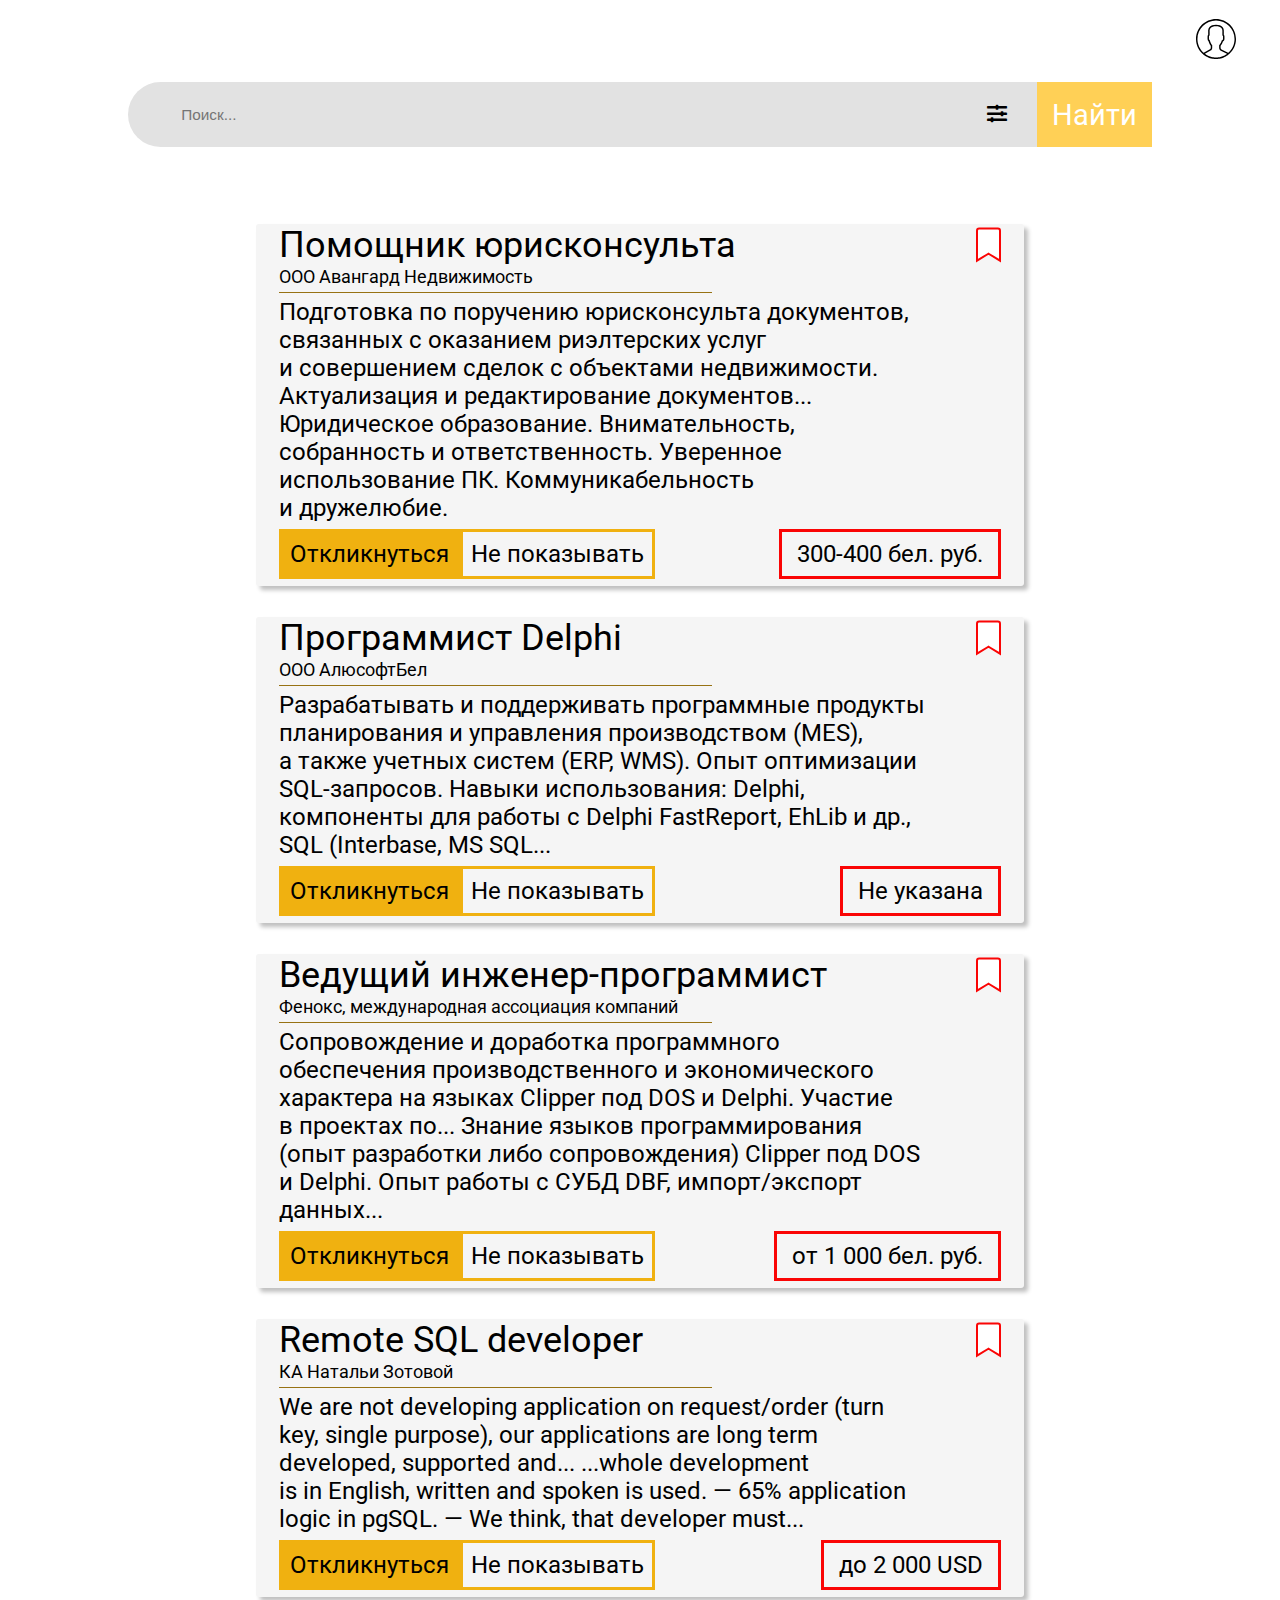
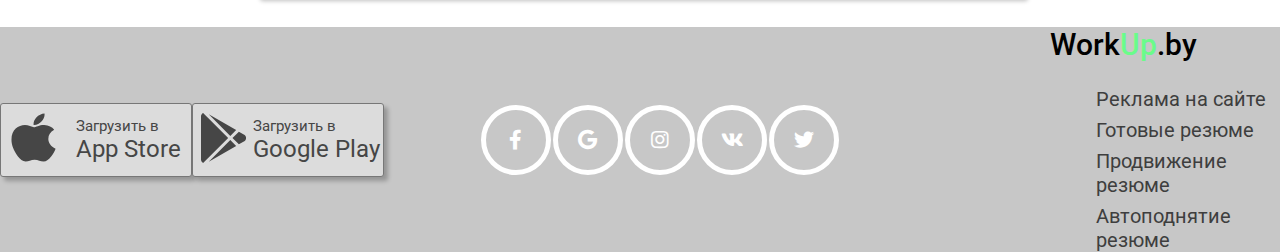
<file: Page_1/index.html>
<!DOCTYPE html>
<html lang="en">
<head>
    <meta charset="UTF-8">
    <meta name="viewport" content="width=device-width, initial-scale=1.0">
    <title>Document</title>
    <link rel="stylesheet" href="stylesheet.css">
    <link rel="stylesheet" href="fontawesome/css/all.css">

    <link rel="preconnect" href="https://fonts.gstatic.com">
<link href="https://fonts.googleapis.com/css2?family=Roboto&display=swap" rel="stylesheet">
</head>
<body>
    <div class="header__block">
        <div class="header__circle">
            <img class="header-img" src="img/userN.svg">
        </div>
    </div>
        <!-- searchPole --> 

    <div class="search">
        <div class="search__block">
            <div class="search__pole">
                <input type="text" class="search__input" placeholder="Поиск...">
                
                
                <div class="search__button">
                    <span class="search__icon"><i class="fas fa-sliders-h"></i></span>

                    <div class="search__position">
                        <p class="search__text">Найти</p>
                    </div>
                </div>
            </div>

        </div>
    </div>

    <!-- center -->

    <div class="center">
        <div class="center__block1">
            <div class="center__dop">

            </div>
        </div>
        <div class="center__block2">
                <div class="center__block-inform1">
                    <div class="center__block-inside">
                                <div class="center__block-head">
                                    <h1>Помощник юрисконсульта</h1>
                                    <img src="img/vip.svg">
                                </div>
                        <div class="center__company">
                                <p>ООО Авангард Недвижимость</p>
                        </div>
                        <div class="center__description">
                            <p>Подготовка по&nbsp;поручению юрисконсульта документов, связанных с&nbsp;оказанием риэлтерских услуг и&nbsp;совершением сделок с&nbsp;объектами недвижимости. Актуализация и&nbsp;редактирование документов...<br />
                                Юридическое образование. Внимательность, собранность и&nbsp;ответственность. Уверенное использование ПК. Коммуникабельность и&nbsp;дружелюбие.</p>    
                        </div>
                        <div class="center__buttons">
                            <div class="center__click">
                                <div class="center__otclick"><span>Откликнуться</span></div> 
                                <div class="center__hide"><span>Не показывать</span></div> 
                            </div>
                            <div class="center__button-price">
                                <div class="center__price"><span>300-400 бел. руб.</span></div>
                            </div>    
                        </div>
                    </div>
                </div>

                <div class="center__block-inform1">
                    <div class="center__block-inside">
                                <div class="center__block-head">
                                    <h1>Программист Delphi</h1>
                                    <img src="img/vip.svg">
                                </div>
                        <div class="center__company">
                                <p>ООО АлюсофтБел</p>
                        </div>
                        <div class="center__description">
                            <p>Разрабатывать и&nbsp;поддерживать программные продукты планирования и&nbsp;управления производством (MES), а&nbsp;также учетных систем (ERP, WMS).
                                Опыт оптимизации SQL-запросов. Навыки использования: Delphi, компоненты для работы с&nbsp;Delphi FastReport, EhLib и&nbsp;др., SQL (Interbase, MS&nbsp;SQL...</p>    
                        </div>
                        <div class="center__buttons">
                            <div class="center__click">
                                <div class="center__otclick"><span>Откликнуться</span></div> 
                                <div class="center__hide"><span>Не показывать</span></div> 
                            </div>
                            <div class="center__button-price">
                                <div class="center__price"><span>Не указана</span></div>
                            </div>    
                        </div>
                    </div>
                </div>

                <div class="center__block-inform1">
                    <div class="center__block-inside">
                                <div class="center__block-head">
                                    <h1>Ведущий инженер-программист</h1>
                                    <img src="img/vip.svg">
                                </div>
                        <div class="center__company">
                                <p>Фенокс, международная ассоциация компаний</p>
                        </div>
                        <div class="center__description">
                            <p>Сопровождение и&nbsp;доработка программного обеспечения производственного и&nbsp;экономического характера на&nbsp;языках Clipper под DOS и&nbsp;Delphi. Участие в&nbsp;проектах&nbsp;по...
                                Знание языков программирования (опыт разработки либо сопровождения) Clipper под DOS и&nbsp;Delphi. Опыт работы с&nbsp;СУБД DBF, импорт/экспорт данных...</p>    
                        </div>
                        <div class="center__buttons">
                            <div class="center__click">
                                <div class="center__otclick"><span>Откликнуться</span></div> 
                                <div class="center__hide"><span>Не показывать</span></div> 
                            </div>
                            <div class="center__button-price">
                                <div class="center__price"><span>от 1 000 бел. руб.</span></div>
                            </div>    
                        </div>
                    </div>
                </div>

                <div class="center__block-inform1">
                    <div class="center__block-inside">
                                <div class="center__block-head">
                                    <h1>Remote SQL developer</h1>
                                    <img src="img/vip.svg">
                                </div>
                        <div class="center__company">
                                <p>КА Натальи Зотовой</p>
                        </div>
                        <div class="center__description">
                            <p>We&nbsp;are not developing application on&nbsp;request/order (turn key, single purpose), our applications are long term developed, supported and...
                                ...whole development is&nbsp;in&nbsp;English, written and spoken is&nbsp;used. &mdash;&nbsp;65% application logic in&nbsp;pgSQL. &mdash;&nbsp;We&nbsp;think, that developer must...</p>    
                        </div>
                        <div class="center__buttons">
                            <div class="center__click">
                                <div class="center__otclick"><span>Откликнуться</span></div> 
                                <div class="center__hide"><span>Не показывать</span></div> 
                            </div>
                            <div class="center__button-price">
                                <div class="center__price"><span>до 2 000 USD</span></div>
                            </div>    
                        </div>
                    </div>
                </div>

        </div>
    </div>
<!-- footer -->
    <div class="panel">
        <div class="panel__block-apps">
            <div class="panel__store">
                <div>
                    <img class="panel-imgapple" src="img/apple.svg">
                </div>
                <div>
                    <span class="panel-download">
                        Загрузить в
                    </span><br />
                    <span class="panel-store">
                        App Store
                    </span>
                </div>
            </div>
            <div class="panel__store">
                <div>
                    <img class="panel-imgapple" src="img/google.svg">
                </div>
                <div>
                    <span class="panel-download">
                        Загрузить в
                    </span><br />
                    <span class="panel-store">
                        Google Play
                    </span>
                </div>
            </div>
        </div>
        <div class="panel__social">
            <ul class="social">
                <li class="socilal__item facebook-f">
                    <i class="fab fa-facebook-f"></i>
                </li>

                <li class="socilal__item google">
                    <i class="fab fa-google"></i>
                </li>

                <li class="socilal__item instagram">
                    <i class="fab fa-instagram"></i>
                </li>

                <li class="socilal__item vk">
                    <i class="fab fa-vk"></i>
                </li>

                <li class="socilal__item twitter">
                    <i class="fab fa-twitter"></i>
                </li>

            </ul>
        </div>
        <div class="panel__services1">
            
        </div>
        <div class="panel__services">
            <span class="panel-head">
                Work<span class="panel-color">Up</span>.by
            </span><br />
            <p class="panel-advertising">
                Реклама на сайте
            </p>
            <p class="panel-advertising">
                Готовые резюме
            </p>
            <p class="panel-advertising">
                Продвижение резюме
            </p>
            <p class="panel-advertising">
                Автоподнятие резюме
            </p>
        </div>
    </div>
</body>
</html>
</file>
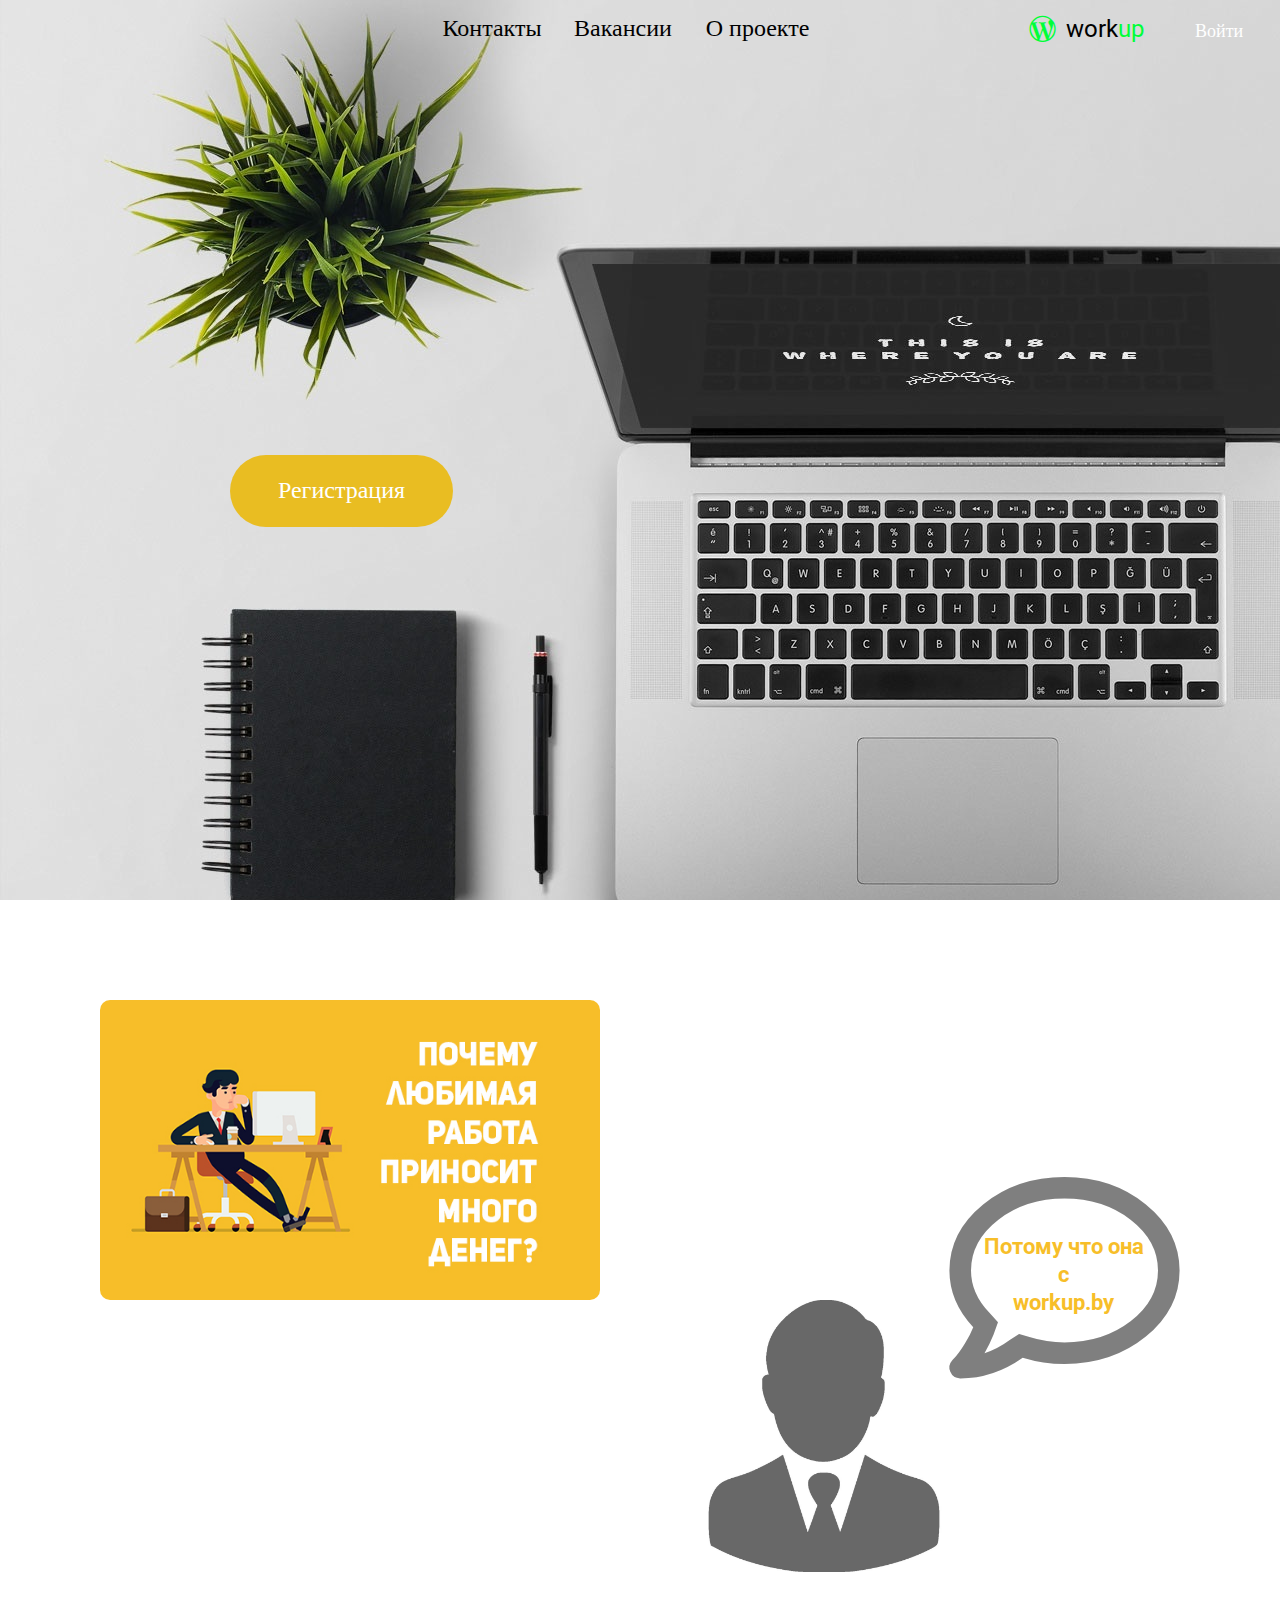
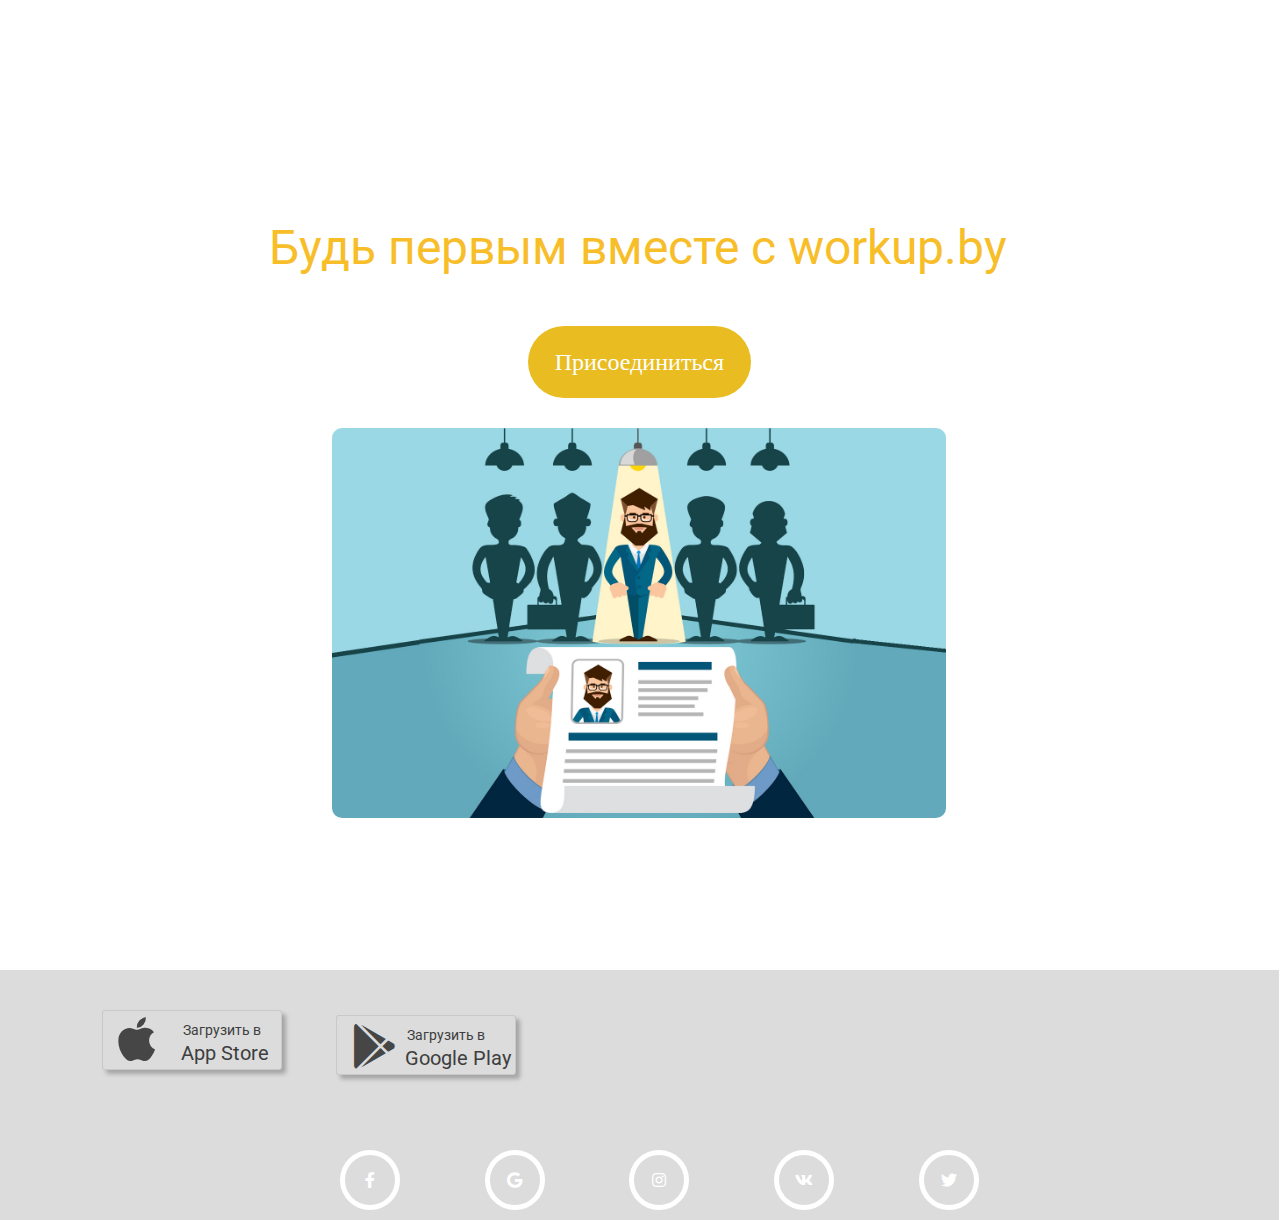
<file: diplom.html>
<!DOCTYPE html>
<html lang="en">
<head>
    <meta charset="UTF-8">
    <meta name="viewport" content="width=device-width, initial-scale=1">
    <title>WorkUp</title>
    <link rel="stylesheet" href="diplom.css">
    <link rel="stylesheet" href="fontawesome/css/all.css">

    <link rel="preconnect" href="https://fonts.gstatic.com">
<link href="https://fonts.googleapis.com/css2?family=Roboto&display=swap" rel="stylesheet">

</head>
<body>  
    
    <header class="body">
        <div  class="main open1"></div>
        <span class="arrow arrow-hidden"><i class="fas fa-arrow-circle-up"></i></span>
    <div>
            <p class="login">Войти</p>
            <p class="logo">work<span class="up">up</span></p>
            <span class="wordpress"><i class="fab fa-wordpress-simple"></i></span>
    </div>
        <div class="box1"> 
                <p class="kontakti">Контакты</p>
                <p class="vakansii">Вакансии</p>
                <p class="Oproekte">О проекте</p>
        </div> 
<div class="poleregistra"><p class="registr">Регистрация</p></div>
<div class="vhod text-hidden">
<p class="tvhod">Вход</p>
<span class="exist"><i class="far fa-times-circle"></i></span>
<span class="ic1"><i class="fas fa-user-tie"></i></span>
<form>
    <input type="text" name="username" placeholder="Введите логин" class="username">
    <input type="password" name="password" placeholder="Введите пароль" class="password">
    <input class="sub" type="submit" name="submit" value="ВОЙТИ">
    <input type="checkbox" class="checkbox1">
</form>
    <p class="checltext">Запомнить</p>
    <p class="dopol">Войти с помощью:</p>
    <ul class="social1" >
        <li class="soc facebook-f">
            <span class="fb"> <i class="fab fa-facebook-f"></i></span>
        </li>

        <li class="soc google">
            <i class="fab fa-google"></i>
        </li>

        <li class="soc instagram">
            <i class="fab fa-instagram"></i>
        </li>

        <li class="soc vk">
            <i class="fab fa-vk"></i>
        </li>

        <li class="soc twitter">
            <i class="fab fa-twitter"></i>
        </li>

    </ul>
<a href="" class="pole">Восстановить пароль</a>
<a href="" class="pole1">Регистрация</a>
</div>
<div class="vhod1 text-hidden1">
    <p class="tvhod">Регистарция</p>
    <span class="exist1"><i class="far fa-times-circle"></i></span>
    <p class="imya1">Имя:</p>
    <input type="text" name="username" placeholder="" class="imya">
    <p class="familia1">Фамилия:</p>
    <input type="text" name="username" placeholder=" " class="familia">
    <p class="password1-0">Пароль:</p>
    <input type="password" name="password" placeholder="" class="password1">
    <p class="password2-1">Подтвердите пароль:</p>
    <input type="password" name="password" placeholder="" class="password2">
    <input class="sub1" type="submit" name="submit" value="Зарегистрироваться">
    <p class="dopol1">Войти с помощью:</p>
        <ul class="social2" >
            <li class="soc facebook-f">
                <span class="fb"> <i class="fab fa-facebook-f"></i></span>
            </li>

            <li class="soc google">
                <i class="fab fa-google"></i>
            </li>

            <li class="soc instagram">
                <i class="fab fa-instagram"></i>
            </li>

            <li class="soc vk">
                <i class="fab fa-vk"></i>
            </li>

            <li class="soc twitter">
                <i class="fab fa-twitter"></i>
            </li>

        </ul>
</div>
</div>
    </header>
    
    <div class="med">
        <div class="con">
            <img src="img1/im1.jpg" class="im1" width="100%" height="100%" alt="любимая работа" title="любимая работа">
                <div class="com1">
                    <img src="img1/im2.jpg" class="im2" width="100%" height="100%" alt="workup.by" title="workup.by">
                    <span class="im3"><i class="far fa-comment"><p class="im4">Потому что она <br>с<br>
                    workup.by</p></i></span>
                </div>
        </div>
            <div class="connect">
                <p class="im5">Будь первым вместе с workup.by</p>
                <div class="knop"><p class="im6">Присоединиться</p></div>
                    <div class="photo">
                        <img src="img1/sobes.jpg" class="im7">
                    </div>
            </div>


    <footer class="footer">
            <div class="mainfotter"> 
                <ul class="social">
                    <li class="socilal__item facebook-f">
                        <i class="fab fa-facebook-f"></i>
                    </li>
    
                    <li class="socilal__item google">
                        <i class="fab fa-google"></i>
                    </li>
    
                    <li class="socilal__item instagram">
                        <i class="fab fa-instagram"></i>
                    </li>
    
                    <li class="socilal__item vk">
                        <i class="fab fa-vk"></i>
                    </li>
    
                    <li class="socilal__item twitter">
                        <i class="fab fa-twitter"></i>
                    </li>
    
                </ul>
            </div>
                <div class="soft">
                    <div class="appstore">
                        <p class="zagruz">Загрузить в</p>
                        <p class="app">App Store</p>
                        <span class="apple"><i class="fab fa-apple"></i></span>
                    </div>
                            <div class="googlestore">
                                <p class="zagruz1">Загрузить в</p>
                                <p class="app1">Google Play</p>
                                <span class="playstore"><i class="fab fa-google-play"></i></span>
                            </div>
                </div>
                        <!-- <div>
                            <p class="text"><span class="g2020">© 2020</span>  Work<span class="up">Up</span></p>
                            <p class="wp">Work<span class="up">Up</span>.by</p>
                            <p class="fottext">Реклама на сайте<br>
                                Готовые резюме<br>
                                Продвижение резюме<br>
                                Автоподнятие резюме<br>
                            </p>
                        </div> -->
        
    </footer>
    

<script src="diplom.js">

</script>
</body>
</html>
</file>
<file: Page_1/stylesheet.css>
*{
    margin: 0;
}
.header__block {
    padding: 1.5%;
    display: flex;
    justify-content: flex-end;
    align-items: center;
}
.header__circle {
margin-right: 2%;
}
.header-img {
    width: 40px;
}
.search {
    padding-bottom: 6%;
    display: flex;
    justify-content: center;
}
.search__block {
width: 100%;
display: flex;
justify-content: center;
}
.search__pole {
width: 80%; 
background: #e2e2e2;
display: flex;
justify-content: center;
align-items: center;
border-radius: 50px 0 0 50px;
} 
.search__input {
    border: none;
    outline: none;
    background: none;
    font-size: calc(10px + 8 * (100vw / 1920));
    width: 72%;
    margin-left: 5%;
}
.search__icon {
    font-size: calc(10px + 15 * (100vw / 1920));
    cursor: pointer;
    margin-right: 30px;
}

.search__button {
    width: 30%;
    display: flex;
    justify-content: flex-end;
    align-items: center;
}
.search__position {
    height: 65px;
    padding: 0 15px 0 15px;
    background: #FFD056;
    cursor: pointer;
    display: flex;
    justify-content: center;
    align-items: center;
}
.search__text {
color: white;
font-size: calc(14px + 22 * (100vw / 1920));
font-family: Roboto;
}

/* -----center----- */

.center {
    width: 100%;
    display: flex;
}
.center__block1 {
    width: 20%;
    height: 100%;
}
.center__dop {
    
}
.center__block2 {
    width: 80%;
    height: 100%;
}
/* -----vacancy----- */
.center__block-inform1 {
    width: 75%;
    background: #F5F5F5;
    box-shadow: 4px 4px 4px rgba(0, 0, 0, 0.25);
    border-radius: 3px;
    display: flex;
    justify-content: center;
    margin-bottom: 3%;
}
.center__block-inside {
    width: 94%;
    height: 100%;
}
.center__block-head {
    display: flex;
    justify-content: space-between;
}
h1 {
    font-family: Roboto, sans-serif;
    font-size: 36px;
    font-weight: normal;
    color: #000000;
    margin-bottom: 0px;
}
.center__company p {
    margin: 0px;
    padding-bottom: 5px;
    border-bottom: 1px solid #977213;
    width: 60%;
    font-family: Roboto, sans-serif;
    font-size: 18px;
}
.center__description p {
    margin: 0px;
    padding-top: 5px;
    width: 90%;
    font-family: Roboto, sans-serif;
    font-size: 24px;
}
.center__buttons {
    padding-top: 2.5%;
    display: flex;
    padding-bottom: 2.5%;
}
.center__click {
    width: 36%;
    display: flex;
    justify-content: space-between;
}
.center__otclick {
    font-family: Roboto, sans-serif;
    font-size: 24px;
}
.center__otclick span {
    background: #F0B110;
    padding: 11px;
}
.center__hide {
    font-family: Roboto, sans-serif;
    font-size: 24px;
}
.center__hide span {
    border: 3px solid #F0B110;
    padding: 8px;
    white-space: nowrap;
}
.center__button-price {
    width: 64%;
    display: flex;
    justify-content: flex-end;
}
.center__price {
    font-family: Roboto, sans-serif;
    font-size: 24px;
}
.center__price span {
    border: 3px solid #FA0505;
    padding: 8px 15px 8px 15px;
}
/* footer */
.panel {
    width: 100%;
    background: rgb(199, 199, 199);
    display: flex;
    align-items: center;
}
.panel__block-apps {
    width: 30%;
    display: flex;
    justify-content: space-around;
    align-items: center;
}
.panel__store {
    width: 213px;
    height: 72px;
    background: #DCDCDC;
    border: 1px solid #777777;
    box-shadow: 4px 4px 4px rgba(0, 0, 0, 0.25);
    border-radius: 3px;
    display: flex;
    justify-content: space-around;
    align-items: center;
}
.panel-download {
    font-family: Roboto, sans-serif;
    font-size: 15px;
    color: #464646;
}
.panel-store {
    font-family: Roboto, sans-serif;
    font-size: 24px;
    color: #464646;
}
.panel__social {
    width: 40%;
    display: flex;
    justify-content: space-around;
    align-items: center;
}
.social {
    width: 70%;
    display: flex;
    justify-content: space-between;
    list-style: none;
    color: white;
    cursor: pointer;
    }
    .socilal__item {
    width: 60px;
    height: 60px;
    border: solid 5px white;
    border-radius: 50%;
    display:flex;
    justify-content: center;
    align-items: center;
    box-shadow: 0px 0px 0px black;
    transition: 0.5s;
    }
    .fab {
        font-size: 20px;
    }
    
    .facebook-f:hover {
        transition: 0.5s;
        color: rgb(36, 68, 250);
        border: solid 5px rgb(36, 68, 250);
        box-shadow: 0px 0px 20px rgb(36, 68, 250);
    }
    
    .google:hover {
        transition: 0.5s;
        color: rgb(89, 158, 92);
        border: solid 5px rgb(89, 158, 92);
        box-shadow: 0px 0px 20px rgb(89, 158, 92);  
    }
    
    .instagram:hover {
        transition: 0.5s;
        color: rgb(219, 99, 203);
        border: solid 5px  rgb(219, 99, 203);
        box-shadow: 0px 0px 20px rgb(219, 99, 203);
    }
    
    
    .vk:hover {
        transition: 0.5s;
        color: rgb(48, 138, 241);
        border: solid 5px rgb(48, 138, 241);
        box-shadow: 0px 0px 20px rgb(48, 138, 241);
    }
    
    .twitter:hover {
        transition: 0.5s;
        color: rgb(64, 218, 238);
        border: solid 5px  rgb(64, 218, 238);
        box-shadow: 0px 0px 20px rgb(64, 218, 238);
    }
    .panel__services1 {
        width: 12%;
    }
.panel__services {
    width: 18%;
    display: flex;
    flex-direction: column;
    justify-content: center;
    align-items: flex-start;
}
.panel__services p {
    margin: 0;
}
.panel-head {
    font-family: Roboto, sans-serif;
    font-weight: 500;
    font-size: 30px;
    color: #000000;
}
.panel-color {
    color: #6AFC8A;
}
.panel-advertising {
    font-family: Roboto;
    font-size: 20px;
    color: #3E3E3E;
    padding-top: 3%;
    padding-left: 20%;
    cursor: pointer;
}
.panel-imgapple {
    /* width: 50px; */
}
</file>
<file: diplom.css>
*{
margin:0;
}

.body {
    background-image: url("img1/main.jpg");
    /* background-size: cover; */
    /* background-repeat: no-repeat; */
    width: 100%;
    height: 100vh;
}
.main {
    background-color: rgb(0,0,0, 0.7);
    height: 298%;
    width: 100%;
    position: absolute;
}
.open1 {
    visibility: hidden;
}
.backgroundoverlay {
    background: rgba(235, 4, 4, 0.7);
}

.box1 {
    /* max-width: 1920px; */
    display: flex;
    margin: 0 auto;
width: 600px;
height: 55px;
/* border: 1px solid black; */
}
.vhod1 {
width: 450px;
height: 550px;
    background: rgba(255, 255, 255, 0.85);
    border-radius: 15px;
    
    position: absolute;
    left:calc(50% - 225px);
    top:calc(50% - 275px);
}
.text-hidden1 {
    visibility: hidden;
    opacity: 1;
}
.exist1 {
    position: absolute;
    top: 20px;
    right: 20px;
width: 29px;
height: 29px;
font-size: 29px;
color: #686868;
cursor: pointer;
}
.imya {
    position: absolute;
    top: 108px;
    right:34px;
    width: 200px;
    height: 21px;
    font-family: Roboto;
    font-style: normal;
    font-weight: bold;
    font-size: 18px;
    line-height: 21px;
    text-align: center;
    color: #000000;
}
.imya1 {
    position: absolute; 
    top: 113px;
    left: 49px;
    font-family: Roboto;
    font-weight:600;
    font-size: 14px;
}
.familia {
    position: absolute;
    top:168px;
    right:34px;
    width: 200px;
    height: 21px;
    font-family: Roboto;
    font-style: normal;
    font-weight: bold;
    font-size: 18px;
    line-height: 21px;
    text-align: center;
    color: #000000; 
}
.familia1 {
    position: absolute; 
    top:173px;
    left: 49px; 
    font-family: Roboto;
    font-weight:600;
    font-size: 14px;
}
.password1 {
    position: absolute;
    top:228px;
    right:34px;
    width: 200px;
    height: 21px;
    font-family: Roboto;
    font-style: normal;
    font-weight: bold;
    font-size: 18px;
    line-height: 21px;
    text-align: center;
    color: #000000; 
}
.password1-0 {
    position: absolute;
    top:233px;
    left:49px;
    font-family: Roboto;
    font-weight:600;
    font-size: 14px;
}
.password2 {
    position: absolute;
    top:288px;
    right:34px;
    width: 200px;
    height: 21px;
    font-family: Roboto;
    font-style: normal;
    font-weight: bold;
    font-size: 18px;
    line-height: 21px;
    text-align: center;
    color: #000000; 
}
.password2-1 {
    position: absolute;
    top:293px;
    left:49px; 
    font-family: Roboto;
    font-weight:600;
    font-size: 14px;
}
.sub1 {
    position: absolute;
    top: 370px;
    right: calc(50% - 102.5px);
width: 205px;
height: 45px;
background: #F0B110;
border-radius: 3px;
border: none;
color: white;
cursor: pointer;
font-family: Roboto;
font-size: 18px;
line-height: 21px;
text-align: center;
}
.sub1:hover {
    transition: 0.3s;
    box-shadow: 0px 0px 15px #616161;
} 
.dopol1 {
    position: relative;
    top: 445px;
    left:calc(50% - 80px);
width: 160px;
height: 21px;
font-family: Roboto;
font-style: normal;
font-weight: bold;
font-size: 14px;
line-height: 21px;
text-align: center;
color: #757575;
}
.social2 {
    list-style: none;
    color: rgb(133, 133, 133);
    display: flex;
    justify-content: space-between;
    margin-right: 7%;
    margin-top: 97%;
    cursor: pointer;
    padding-top: 5%;   
}

.vhod {
width: 450px;
height: 550px;
background: rgba(255, 255, 255, 0.85);
border-radius: 15px;
margin: 0 auto;
position: absolute;
    left:calc(50% - 225px);
    top:calc(50% - 275px);
}
.text-hidden {
    visibility: hidden;
}

.tvhod {
    position: absolute;
    left: 41px;
    top: 22px;
width: 55px;
height: 28px;
font-family: Roboto;
font-style: normal;
font-weight: bold;
font-size: 18px;
line-height: 28px;
text-align: center;
color: #686868;
}

.exist {
    position: absolute;
    top: 20px;
    right: 20px;
width: 29px;
height: 29px;
font-size: 29px;
color: #686868;
cursor: pointer;
}
.ic1 {
    position: absolute;
    top: 76px;
    left:calc(50% - 65.5px);
   font-size: 150px;
    color: #686868;
}
.username {
    position: absolute;
    top:280px ;
    left: 26px;
    width: 170px;
    height: 35px;
background: #D0D0D0;
border-radius: 10px;
border: none;
box-shadow: 2px 2px 0px rgb(139, 139, 139);
padding-left:15px;
font-size: 14px;
color: rgba(104, 104, 104, 0.75);

}
.password {
    position: absolute;
    top:280px ;
    right: 26px;
    width: 170px;
    height: 35px;
background: #D0D0D0;
border-radius: 10px;
border: none;
box-shadow: 2px 2px 0px rgb(139, 139, 139);
padding-left:15px;
font-size: 14px;
color: rgba(104, 104, 104, 0.75);
}
.sub {
    position: absolute;
    top: 370px;
    right:calc(50% - 65.5px);
width: 131px;
height: 45px;
background: #F0B110;
border-radius: 3px;
border: none;
color: white;
font-weight:bold;
cursor: pointer;
/* transition: 0.3s; */
}
.sub:hover {
    transition: 0.3s;
    box-shadow: 0px 0px 15px #616161;
}
.social1 {
    list-style: none;
    color: rgb(133, 133, 133);
    display: flex;
    justify-content: space-between;
    margin-right: 7%;
    margin-top: 93%;
    cursor: pointer;
    padding-top: 5%;  
}

.soc {
width: 50px;
height: 50px;
border: solid 5px rgb(202, 202, 202);
border-radius: 50%;
display:flex;
justify-content: center;
align-items: center;
box-shadow: 0px 0px 0px black;
/* transition: 0.1s; */
}

.dopol {
    position: relative;
    top: 430px;
    left:calc(50% - 80px);
width: 160px;
height: 21px;
font-family: Roboto;
font-style: normal;
font-weight: bold;
font-size: 14px;
line-height: 21px;
text-align: center;
color: #757575;
}
.pole {
color:#686868;
position: absolute;
top: 523px;
left: 5px;
width: 309px;
height: 21px;

font-family: Roboto;
font-style: normal;
font-weight: bold;
font-size: 15px;
line-height: 21px;
text-align: center;
text-decoration-line: underline;
color: #686868;
}
.pole:hover {
    text-shadow: 0px 0px 1px rgba(0, 0, 0, 0.452);
}
.pole1 {
    color:#686868;
    position: absolute;
    top: 523px;
    right: 5px;
    width: 309px;
    height: 21px;
    
    font-family: Roboto;
    font-style: normal;
    font-weight: bold;
    font-size: 15px;
    line-height: 21px;
    text-align: center;
    text-decoration-line: underline;
    color: #686868;
}
.pole1:hover {
    text-shadow: 0px 0px 1px rgba(0, 0, 0, 0.452);
}
.checkbox1 {
    position: absolute;
    top: 330px;
    left: 33px;
    width: 17px;
    height: 17px;
    background: #C4C4C4;
}
.checltext {
    position: absolute;
    top: 330px;
    left: 51px;
width: 95px;
height: 17px;
font-family: Roboto;
font-style: normal;
font-weight: bold;
font-size: 14px;
line-height: 21px;
text-align: center;
color: #686868;

}
.mainimg {
    
    
}
.login {
display: block;
float: right;
margin-right: 30px;
margin-top: 15px;
width: 55px;
height: 22px;


font-family: Moul;
font-style: normal;
font-weight: normal;
font-size: 18px;
line-height: 33px;
color: #FFFFFF;
transition: 0.5s;
cursor: pointer;
}
.login:hover {
    transition: 0.5s;
    text-shadow: 0px 0px 5px white;
    
}
.logo {
    display: block;
    float: right;
    margin-right: 50px;
    margin-top: 15px;
    width: 79px;
    height: 22px;
    font-family: Roboto;
    font-style: normal;
    font-weight: normal;
    font-size: 24px;
    line-height: 28px;
    color: #000000;
    mix-blend-mode: normal;
}
.up {  
    color: #00FF38;  
}

.wordpress {
    font-size: 27px;
    display: block;
    float: right;
    margin-right: 10px;
    margin-top: 15px;
    color: #00FF38; 
}
.kontakti {
    display: block;
    margin-top: 6px;
    margin-right: 5%;
    margin-left: 38%;
float: right;
width: 113px;
height: 44px;


font-family: Moul;
font-style: normal;
font-weight: normal;
font-size: 24px;
line-height: 44px;
color: #000000;
transition: 0.3s;
cursor: pointer;
}
.kontakti:hover {
    transition: 0.3s;
    color:rgb(255, 223, 116) ;
}
.vakansii {
    display: block;
    float: right;
    margin-top: 6px;
    margin-right: 5%;
width: 113px;
height: 44px;

font-family: Moul;
font-style: normal;
font-weight: normal;
font-size: 24px;
line-height: 44px;
color: #000000;
transition: 0.3s;
cursor: pointer;
}
.vakansii:hover {
    transition: 0.3s;
    color:rgb(255, 223, 116) ;
}
.Oproekte {
    display: block;
    float: right;
    margin-top: 6px;
    /* margin-right: 5%; */
width: 121px;
height: 44px;
font-family: Moul;
font-style: normal;
font-weight: normal;
font-size: 24px;
line-height: 44px;
transition: 0.3s;
color: #000000;
cursor: pointer;
}
.Oproekte:hover {
    transition: 0.3s;
    color:rgb(255, 223, 116) ; 
}
.poleregistra {
/* margin-top: 19%;
margin-left: 12%; */
margin-top: 400px;
margin-left: 230px;
max-width: 223px;
max-height: 72px;
width: 100%;
height: 100%;
border-radius: 50%;
cursor: pointer;
background: #E9BD22;
border-radius: 36px;
transition: 0.3s;
outline: none;
}
.poleregistra:hover {
    transition: 0.3s;
box-shadow: 0px 0px 15px #616161;
}
.registr {
text-align: center;
font-family: Moul;
font-style: normal;
font-weight: normal;
font-size: 24px;
line-height: 70px;
color: #FFFFFF;
}
/* body */
.med {
    width:99.9%;
    height:1800px;   
}
.im1 {
max-width: 500px;
max-height: 300px;
border-radius: 10px;
float: left;
margin-left:100px;
margin-top: 100px;
}
.im2 { 
max-width: 250px;
max-height: 300px;
margin-top: 400px;
margin-right: 0px;
}
.im3 {
font-size: 230px;
color: #7F7F7F;
float: right;
margin-top: 200px;
margin-right: 100px;
}

.im4 {
    margin-top: -160px;
font-family: Roboto;
font-style: normal;
font-weight: bold;
font-size: 22px;
line-height: 28px;
text-align: center;
color: #F7BE29;
}
.connect {
    width: 100%;
    height: 750px;   
}
.con {
    height: 800px;
    width: 100%;
}
.com1 {
    display: flex;
    justify-content: flex-end;
}
.im5 {
    margin: 0 auto;
    margin-top: 120px;
width: 740px;
height: 56px;
font-family: Roboto;
font-style: normal;
font-weight: normal;
font-size: 48px;
line-height: 56px;

color: #F7BE29;

}
.knop {
    display: flex;
    justify-content: center;
    align-items: center;
   margin: 0 auto; 
   margin-top:50px ;
width: 223px;
height: 72px;
background: #E9BD22;
border-radius: 36px;
transition: 0.3s;
cursor: pointer;
}
.knop:hover {
    transition: 0.3s;
    box-shadow: 0px 0px 15px #616161;
}
.im6 {
text-align: center;
font-family: Moul;
font-style: normal;
font-weight: normal;
font-size: 24px;
line-height: 44px;
color: #FFFFFF;

}
.im7 {
    
width: 614px;
height: 390px;
mix-blend-mode: normal;
border-radius: 10px;
margin: 0 auto;
}
.photo {
    text-align: center;
    margin-top:30px ;
}
.footer {
width: 100%;
height: 250px;
background: #DCDCDC;
}

.social {
height: 70px;
width: 50%;
display: flex;
justify-content: space-between;
list-style: none;
color: white;
margin-left: 0%;
cursor: pointer;
padding-top:180px ;
}
.socilal__item {
width: 50px;
height: 50px;
border: solid 5px white;
border-radius: 50%;
display:flex;
justify-content: center;
align-items: center;
box-shadow: 0px 0px 0px black;
transition: 0.5s;
}


.facebook-f:hover {
    transition: 0.5s;
    color: rgb(36, 68, 250);
    border: solid 5px rgb(36, 68, 250);
    box-shadow: 0px 0px 20px rgb(36, 68, 250);
}

.google:hover {
    transition: 0.5s;
    color: rgb(89, 158, 92);
    border: solid 5px rgb(89, 158, 92);
    box-shadow: 0px 0px 20px rgb(89, 158, 92);  
}

.instagram:hover {
    transition: 0.5s;
    color: rgb(219, 99, 203);
    border: solid 5px  rgb(219, 99, 203);
    box-shadow: 0px 0px 20px rgb(219, 99, 203);
}


.vk:hover {
    transition: 0.5s;
    color: rgb(48, 138, 241);
    border: solid 5px rgb(48, 138, 241);
    box-shadow: 0px 0px 20px rgb(48, 138, 241);
}

.twitter:hover {
    transition: 0.5s;
    color: rgb(64, 218, 238);
    border: solid 5px  rgb(64, 218, 238);
    box-shadow: 0px 0px 20px rgb(64, 218, 238);
}
.appstore {
    display: inline-block;
    margin-left:102px ;
width: 180px;
height: 60px;
cursor: pointer;
background:  #DCDCDC;
border: 0.5px solid #7777772f;
box-sizing: border-box;
box-shadow: 4px 4px 4px rgba(0, 0, 0, 0.25);
border-radius: 3px;
transition: 0.2s;
}
.appstore:hover {
    transition: 0.2s;
    box-shadow: 2px 2px 4px rgba(0, 0, 0, 0.25); 
}
.apple {
color: #464646;
font-size: 50px;
display: inline-block;
position: relative;
bottom: 55px;
left: 15px;
}
.zagruz {
width: 83px;
height: 18px;
font-family: Roboto;
font-style: normal;
font-weight: normal;
font-size: 14px;
line-height: 18px;
color: #3E3E3E;
margin-left: 80px;
margin-top: 10px;
}
.app {
width: 105px;
height: 28px;
font-family: Roboto;
font-style: normal;
font-weight: normal;
font-size: 20px;
line-height: 28px;
color: #3E3E3E;
margin-left: 78px;
}
.soft {
height: 80px;
width:100%;
/* border: 1px solid black; */
margin-top:-80px;
}
.googlestore {
    display: inline-block;
    margin-left:50px ;
    width: 180px;
    height: 60px;
cursor: pointer;
background: #DCDCDC;
border: 0.5px solid #7777772f;
box-sizing: border-box;
box-shadow: 4px 4px 4px rgba(0, 0, 0, 0.25);
border-radius: 3px;
transition: 0.2s;
}
.googlestore:hover {
    transition: 0.2s;
    box-shadow: 2px 2px 4px rgba(0, 0, 0, 0.25); 
}
.playstore {
font-size: 45px;
color: #464646;
display: inline-block;
position: relative;
bottom: 50px;
left: 15px;
}
.zagruz1 {
width: 83px;
height: 18px;
font-family: Roboto;
font-style: normal;
font-weight: normal;
font-size: 14px;
line-height: 18px;
color: #3E3E3E;
margin-left: 70px;
margin-top: 10px;
}
.app1 {
width: 127px;
height: 28px;
font-family: Roboto;
font-style: normal;
font-weight: normal;
font-size: 20px;
line-height: 28px;
color: #3E3E3E;
margin-left: 68px;
margin-top: 0px;
}
.text {
    position: absolute;
    bottom: -205%;
    left: 40%;
width: 392px;
height: 35px;
font-family: Roboto;
font-style: normal;
font-weight: bold;
font-size: 30px;
line-height: 35px;
text-align: center;
color: #000000;

}
.g2020 {
    
width: 392px;
height: 35px;
font-family: Roboto;
font-style: normal;
font-weight:300 ;
font-size: 30px;
line-height: 35px;
text-align: center;
color: #000000; 
}
.wp {
    position: absolute;
    left: 85%;
    top: 287%;
width: 146px;
height: 35px;

font-family: Roboto;
font-style: normal;
font-weight: 500;
font-size: 30px;
line-height: 35px;

color: #000000;

}
.fottext {
    position: absolute;
    left: 88.9%;
    top: 292%; 
    line-height: 33px; 
    font-size: 20px;
    color: #3E3E3E; 
}
.mainfotter {
    display: flex;
    justify-content: center;
    height: 120px;
    width: 100%;
}
.arrow {
    font-size:50px ;
    right: 50px;
    bottom: 0px;
    position: fixed;
    color: rgb(255, 235, 56);
    cursor: pointer;
    /* box-shadow: inset 0 0 0 4px rgb(255, 235, 56); */
    /* opacity: 0; */
    transition: 0.3s;
    transform: translateY(-50px);  
}
.arrow-hidden {
    visibility: hidden;
    transition-duration: 0.3s;
    transform: translateY(60px);  
}
</file>
